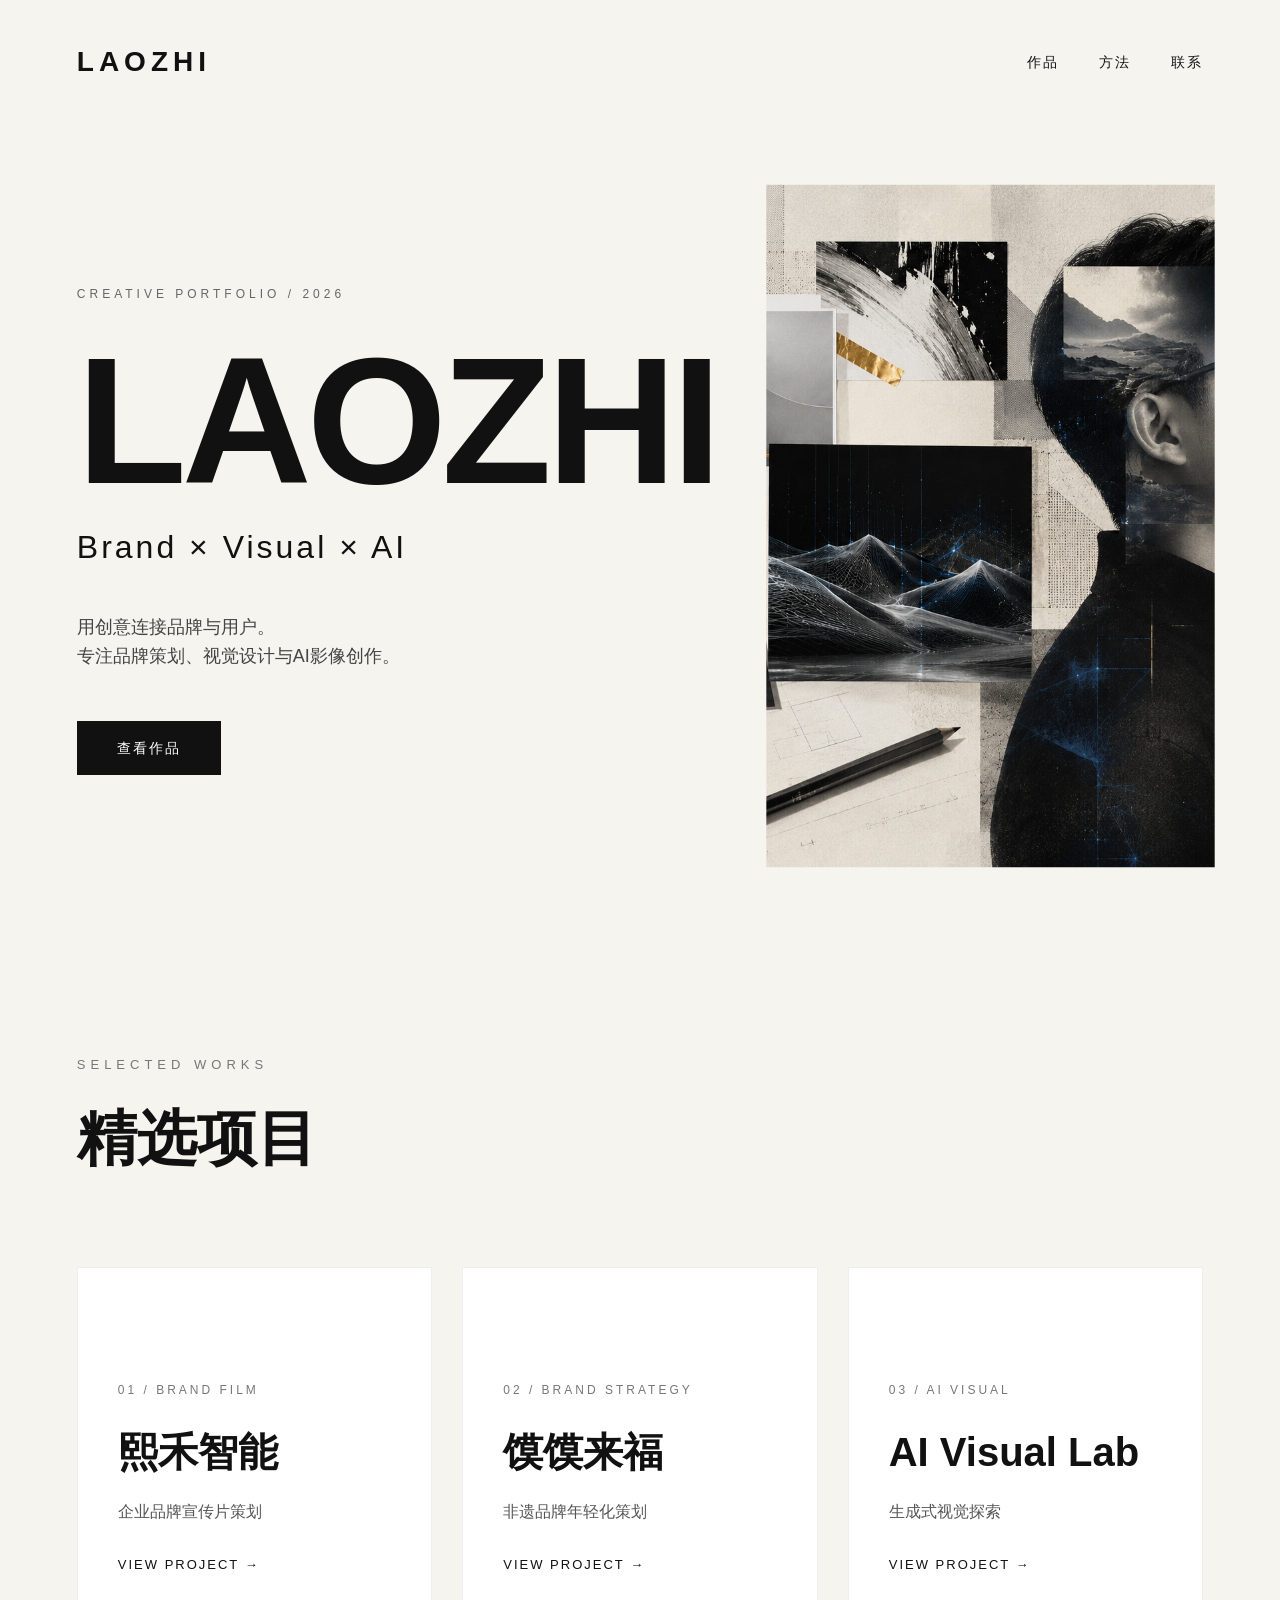
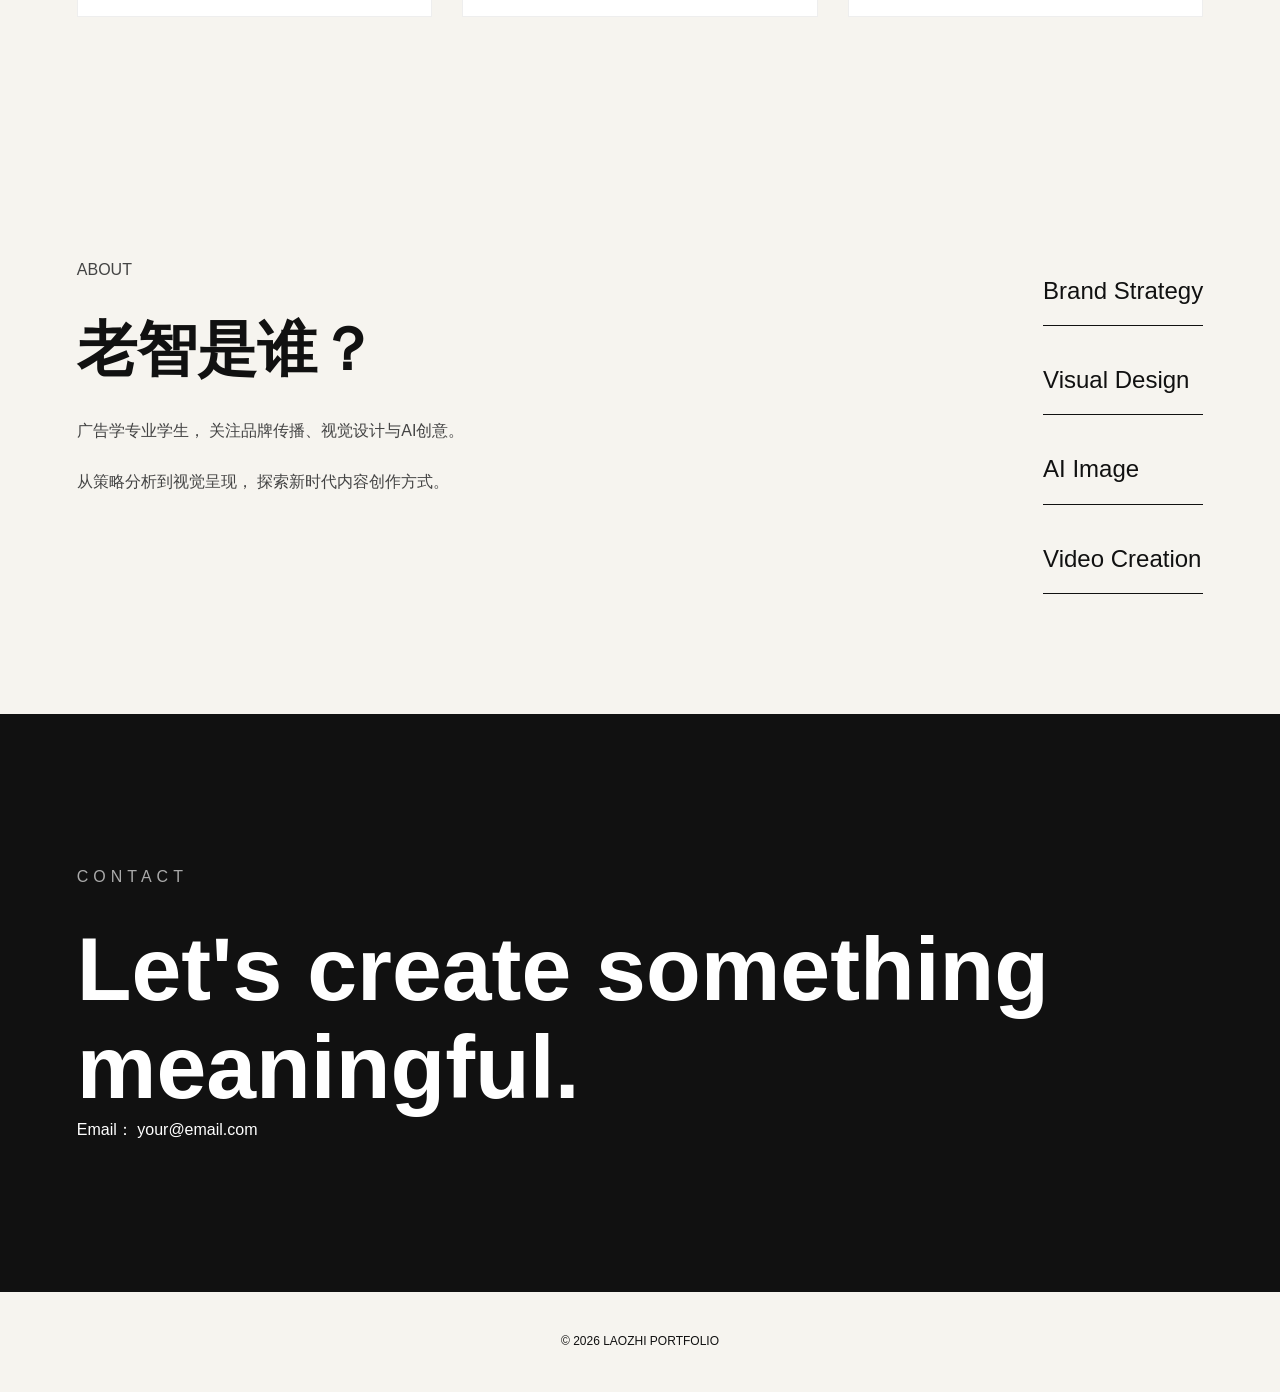
<file: index.html>
<!DOCTYPE html>
<html lang="zh-CN">

<head>
    <meta charset="UTF-8">
    <meta name="viewport" content="width=device-width, initial-scale=1.0">

    <title>LaoZhi | Creative Portfolio</title>

    <meta name="description"
        content="LaoZhi Creative Portfolio，品牌策划、视觉设计、AI影像创作作品集。">

    <link rel="stylesheet" href="css/style.css">

</head>


<body>


<!-- 导航 -->

<header class="header">

    <div class="logo">
        LAOZHI
    </div>


    <nav>

        <a href="#works">
            作品
        </a>

        <a href="#about">
            方法
        </a>

        <a href="#contact">
            联系
        </a>

    </nav>


</header>



<!-- 首页首屏 -->

<section class="hero">


    <div class="hero-text">


        <p class="year">
            CREATIVE PORTFOLIO / 2026
        </p>


        <h1>

            LAOZHI

        </h1>


        <h2>

            Brand × Visual × AI

        </h2>


        <p class="intro">

            用创意连接品牌与用户。
            <br>
            专注品牌策划、视觉设计与AI影像创作。

        </p>



        <a class="button"
           href="#works">

            查看作品

        </a>


    </div>



    <div class="hero-image">


        <img src="assets/cover/hero.jpg"
             alt="LaoZhi Creative Visual">


    </div>


</section>





<!-- 精选作品 -->

<section id="works"
         class="works">


<div class="section-title">

<p>
SELECTED WORKS
</p>

<h2>
精选项目
</h2>

</div>




<div class="work-grid">



<!-- 项目1 -->


<article class="card">


<p>
01 / BRAND FILM
</p>


<h3>
熙禾智能
</h3>


<span>
企业品牌宣传片策划
</span>


<a href="works/xihe.html">
VIEW PROJECT →
</a>


</article>





<!-- 项目2 -->


<article class="card">


<p>
02 / BRAND STRATEGY
</p>


<h3>
馍馍来福
</h3>


<span>
非遗品牌年轻化策划
</span>


<a href="works/momo.html">
VIEW PROJECT →
</a>


</article>






<!-- 项目3 -->


<article class="card">


<p>
03 / AI VISUAL
</p>


<h3>
AI Visual Lab
</h3>


<span>
生成式视觉探索
</span>


<a href="works/ai-video.html">
VIEW PROJECT →
</a>


</article>



</div>


</section>







<!-- 方法 -->

<section id="about"
         class="about">


<div>


<p>
ABOUT
</p>


<h2>
老智是谁？
</h2>


<p>

广告学专业学生，
关注品牌传播、视觉设计与AI创意。

<br><br>

从策略分析到视觉呈现，
探索新时代内容创作方式。

</p>


</div>



<div class="skills">


<span>
Brand Strategy
</span>

<span>
Visual Design
</span>

<span>
AI Image
</span>

<span>
Video Creation
</span>

</div>


</section>







<!-- 联系 -->

<section id="contact"
         class="contact">


<p>
CONTACT
</p>


<h2>
Let's create something meaningful.
</h2>


<p>
Email：
your@email.com
</p>


</section>







<footer>


<p>

© 2026 LAOZHI PORTFOLIO

</p>


</footer>



<script src="js/main.js"></script>


</body>


</html>
</file>
<file: css/style.css>
/* =================================
   LaoZhi Portfolio
   Creative Magazine Style
================================= */



/* 全局 */

* {

    margin:0;
    padding:0;

    box-sizing:border-box;

}



html {

    scroll-behavior:smooth;

}



body {


    background:#F6F4EF;

    color:#111;

    font-family:
    "思源黑体",
    "Noto Sans SC",
    Arial,
    sans-serif;


    line-height:1.6;


}






/* =========================
   Header
========================= */


.header {


    width:100%;

    padding:40px 6%;

    display:flex;

    justify-content:space-between;

    align-items:center;


}



.logo {


    font-size:28px;

    font-weight:900;

    letter-spacing:5px;


}



nav {


    display:flex;

    gap:40px;


}



nav a {


    text-decoration:none;

    color:#111;

    font-size:14px;

    letter-spacing:2px;


}



nav a:hover {


    opacity:.5;


}







/* =========================
 Hero
========================= */


.hero {


    min-height:90vh;

    padding:5% 6%;


    display:grid;

    grid-template-columns:

    1fr 1fr;


    gap:60px;

    align-items:center;


}






.year {


    font-size:12px;

    letter-spacing:4px;

    margin-bottom:40px;

    color:#666;


}





.hero h1 {


    font-size:

    clamp(80px,15vw,180px);


    line-height:.85;

    font-weight:900;


    letter-spacing:-5px;


}






.hero h2 {


    margin-top:25px;


    font-size:32px;


    font-weight:400;


    letter-spacing:3px;


}






.intro {


    margin-top:40px;


    max-width:420px;


    font-size:18px;


    color:#444;


}






.button {


    display:inline-block;


    margin-top:50px;


    padding:

    16px 40px;


    background:#111;


    color:#fff;


    text-decoration:none;


    font-size:14px;


    letter-spacing:2px;


}





.button:hover {


    background:#C8A96A;


}








/* 主视觉图片 */


.hero-image {


    position:relative;


}



.hero-image img {


    width:100%;


    height:650px;


    object-fit:cover;


}





.hero-image img:hover {


    transform:scale(1.03);


}



.hero-image img {


    transition:.8s;


}








/* =========================
作品区域
========================= */


.works {


    padding:120px 6%;


}





.section-title p {


    font-size:13px;

    letter-spacing:5px;

    color:#777;


}



.section-title h2 {


    font-size:60px;

    margin-top:15px;

}







.work-grid {


    margin-top:80px;


    display:grid;


    grid-template-columns:

    repeat(3,1fr);


    gap:30px;


}





.card {


    min-height:350px;


    padding:40px;


    background:#fff;


    display:flex;


    flex-direction:column;


    justify-content:flex-end;


    border:1px solid #eee;


    transition:.5s;


}





.card:hover {


    transform:

    translateY(-15px);


}





.card p {


    font-size:12px;


    letter-spacing:3px;


    color:#777;


}



.card h3 {


    margin-top:20px;


    font-size:40px;


}



.card span {


    margin-top:15px;


    color:#555;


}




.card a {


    margin-top:30px;


    text-decoration:none;


    color:#111;


    letter-spacing:2px;


    font-size:13px;


}






/* =========================
 关于
========================= */


.about {


    padding:120px 6%;


    display:flex;


    justify-content:space-between;


    gap:80px;


}



.about h2 {


    font-size:60px;


    margin:20px 0;


}



.about p {


    max-width:550px;


    color:#444;


}







.skills {


    display:flex;


    flex-direction:column;


    gap:20px;


}





.skills span {


    border-bottom:

    1px solid #111;


    padding:15px 0;


    font-size:24px;


}







/* =========================
 联系
========================= */


.contact {


    padding:

    150px 6%;


    background:#111;


    color:white;


}





.contact p:first-child {


    letter-spacing:5px;


    color:#aaa;


}




.contact h2 {


    margin-top:30px;


    font-size:

    clamp(40px,7vw,90px);


    line-height:1.1;


}





footer {


    padding:40px 6%;


    text-align:center;


    font-size:12px;


}









/* =========================
 动画
========================= */


.hero-text,
.hero-image,
.card {


    animation:

    fadeUp 1s ease forwards;


}




@keyframes fadeUp {


from {


    opacity:0;

    transform:

    translateY(40px);


}



to {


    opacity:1;

    transform:

    translateY(0);


}



}








/* =========================
 手机端
========================= */


@media(max-width:900px){



.header {


    padding:25px;


}



nav {


    display:none;


}



.hero {


    display:block;


    padding:40px 25px;


}



.hero h1 {


    font-size:80px;


}



.hero-image {


    margin-top:50px;


}



.hero-image img {


    height:400px;


}





.work-grid {


    grid-template-columns:1fr;


}



.works {


    padding:80px 25px;


}



.section-title h2 {


    font-size:42px;


}



.about {


    display:block;


    padding:80px 25px;


}



.about h2 {


    font-size:42px;


}



}
</file>
